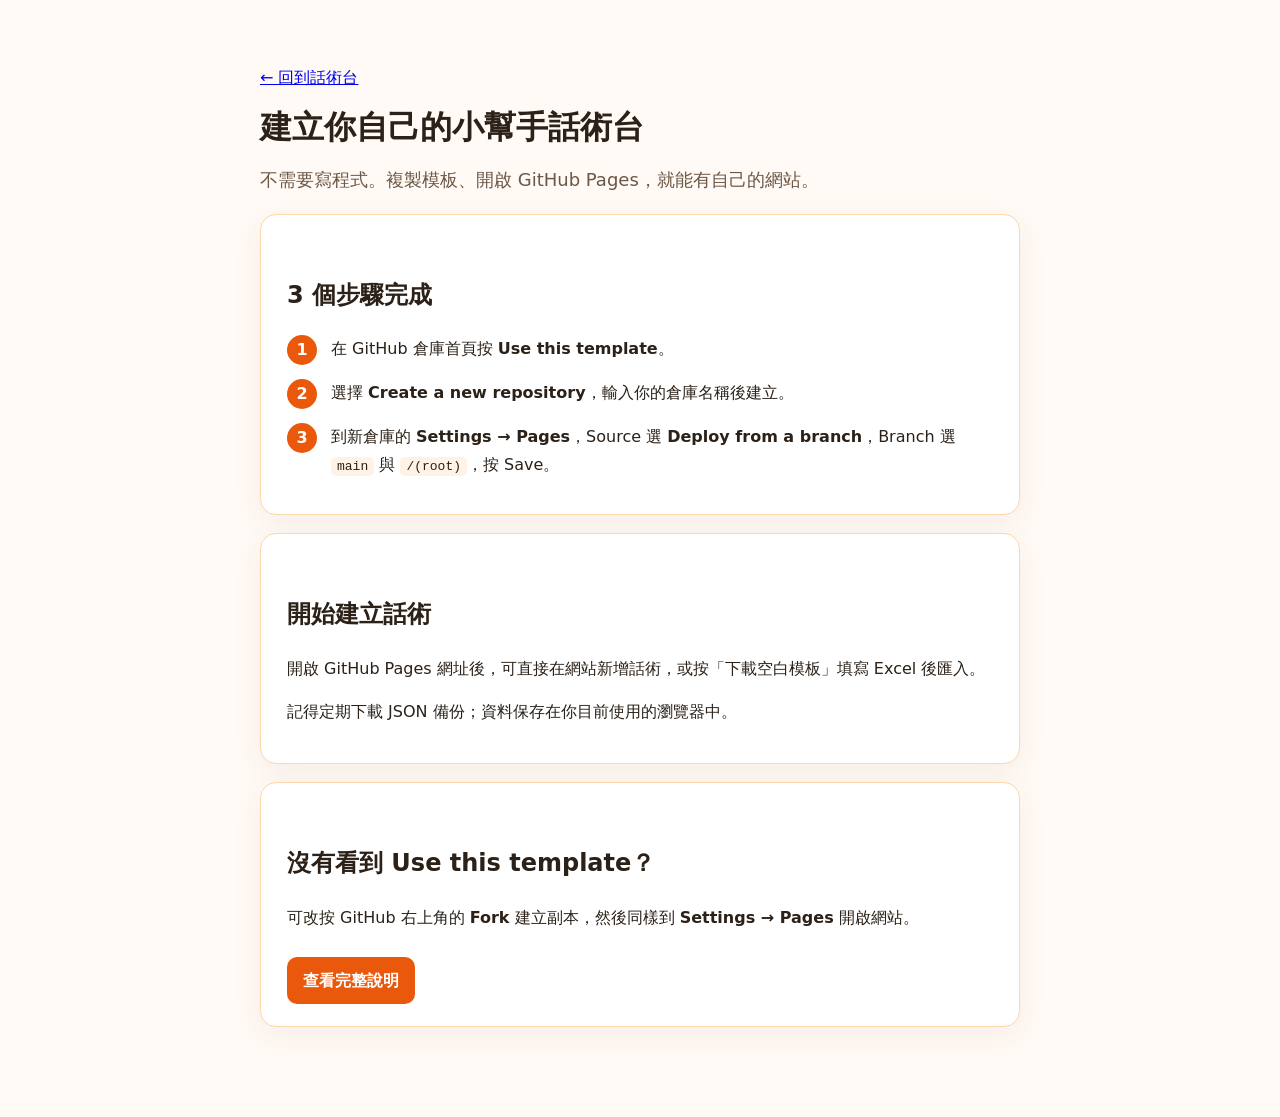
<file: quick-start.html>
<!doctype html>
<html lang="zh-Hant">
<head>
  <meta charset="utf-8">
  <meta name="viewport" content="width=device-width, initial-scale=1">
  <title>小幫手話術台｜快速開始</title>
  <style>
    body{margin:0;background:#fffaf5;color:#2b2118;font-family:"Noto Sans TC",system-ui,sans-serif;line-height:1.7}
    main{max-width:760px;margin:0 auto;padding:48px 24px 72px}
    h1{font-size:32px;line-height:1.25;margin:0 0 12px} h2{margin-top:38px}
    .lead{font-size:18px;color:#6d5745}.card{background:#fff;border:1px solid #fed7aa;border-radius:16px;padding:22px 26px;margin:18px 0;box-shadow:0 8px 30px #7c2d1210}
    .step{display:flex;gap:14px;margin:14px 0}.num{flex:0 0 30px;height:30px;border-radius:99px;background:#ea580c;color:#fff;text-align:center;font-weight:800;line-height:30px}
    a.button{display:inline-block;background:#ea580c;color:#fff;text-decoration:none;padding:10px 16px;border-radius:10px;font-weight:700;margin-top:10px}
    code{background:#fff3e8;padding:2px 6px;border-radius:5px}
  </style>
</head>
<body>
  <main>
    <p><a href="index.html">← 回到話術台</a></p>
    <h1>建立你自己的小幫手話術台</h1>
    <p class="lead">不需要寫程式。複製模板、開啟 GitHub Pages，就能有自己的網站。</p>

    <section class="card">
      <h2>3 個步驟完成</h2>
      <div class="step"><span class="num">1</span><span>在 GitHub 倉庫首頁按 <b>Use this template</b>。</span></div>
      <div class="step"><span class="num">2</span><span>選擇 <b>Create a new repository</b>，輸入你的倉庫名稱後建立。</span></div>
      <div class="step"><span class="num">3</span><span>到新倉庫的 <b>Settings → Pages</b>，Source 選 <b>Deploy from a branch</b>，Branch 選 <code>main</code> 與 <code>/(root)</code>，按 Save。</span></div>
    </section>

    <section class="card">
      <h2>開始建立話術</h2>
      <p>開啟 GitHub Pages 網址後，可直接在網站新增話術，或按「下載空白模板」填寫 Excel 後匯入。</p>
      <p>記得定期下載 JSON 備份；資料保存在你目前使用的瀏覽器中。</p>
    </section>

    <section class="card">
      <h2>沒有看到 Use this template？</h2>
      <p>可改按 GitHub 右上角的 <b>Fork</b> 建立副本，然後同樣到 <b>Settings → Pages</b> 開啟網站。</p>
      <a class="button" href="README.md">查看完整說明</a>
    </section>
  </main>
</body>
</html>
</file>
